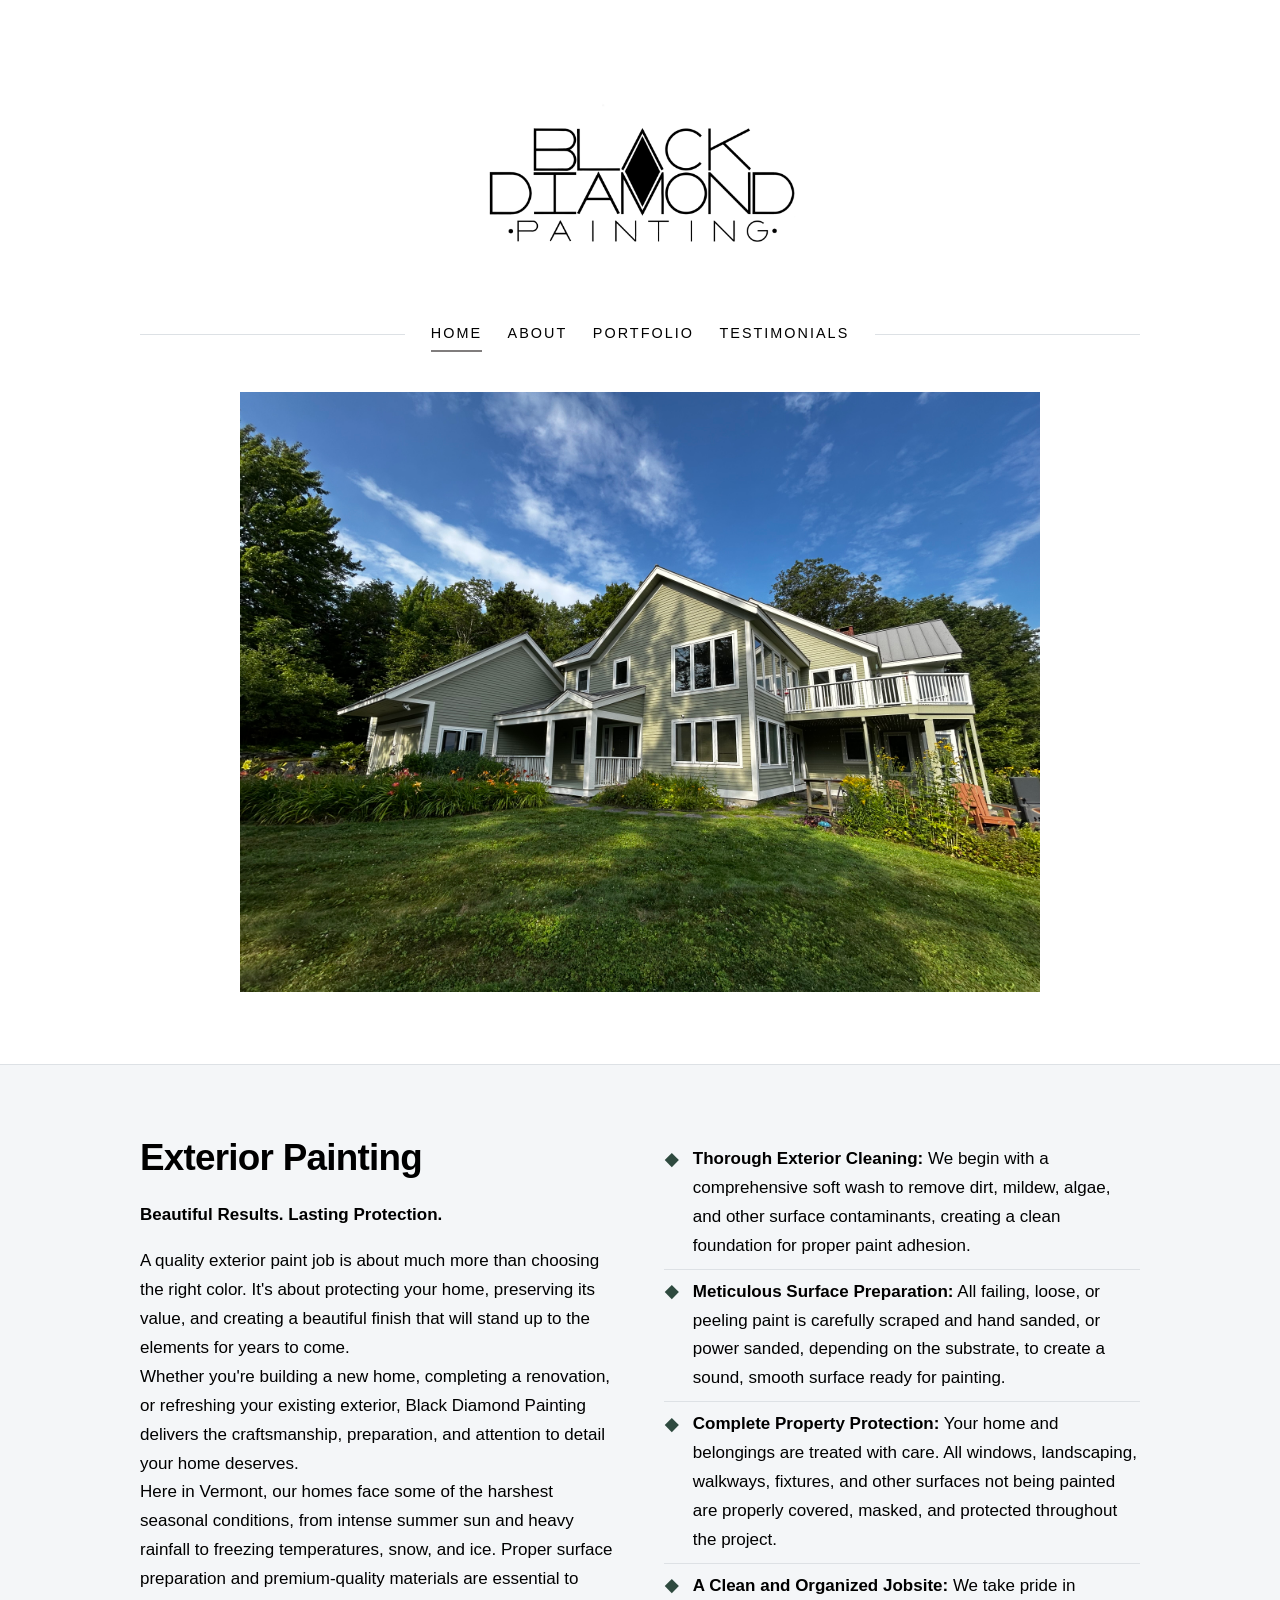
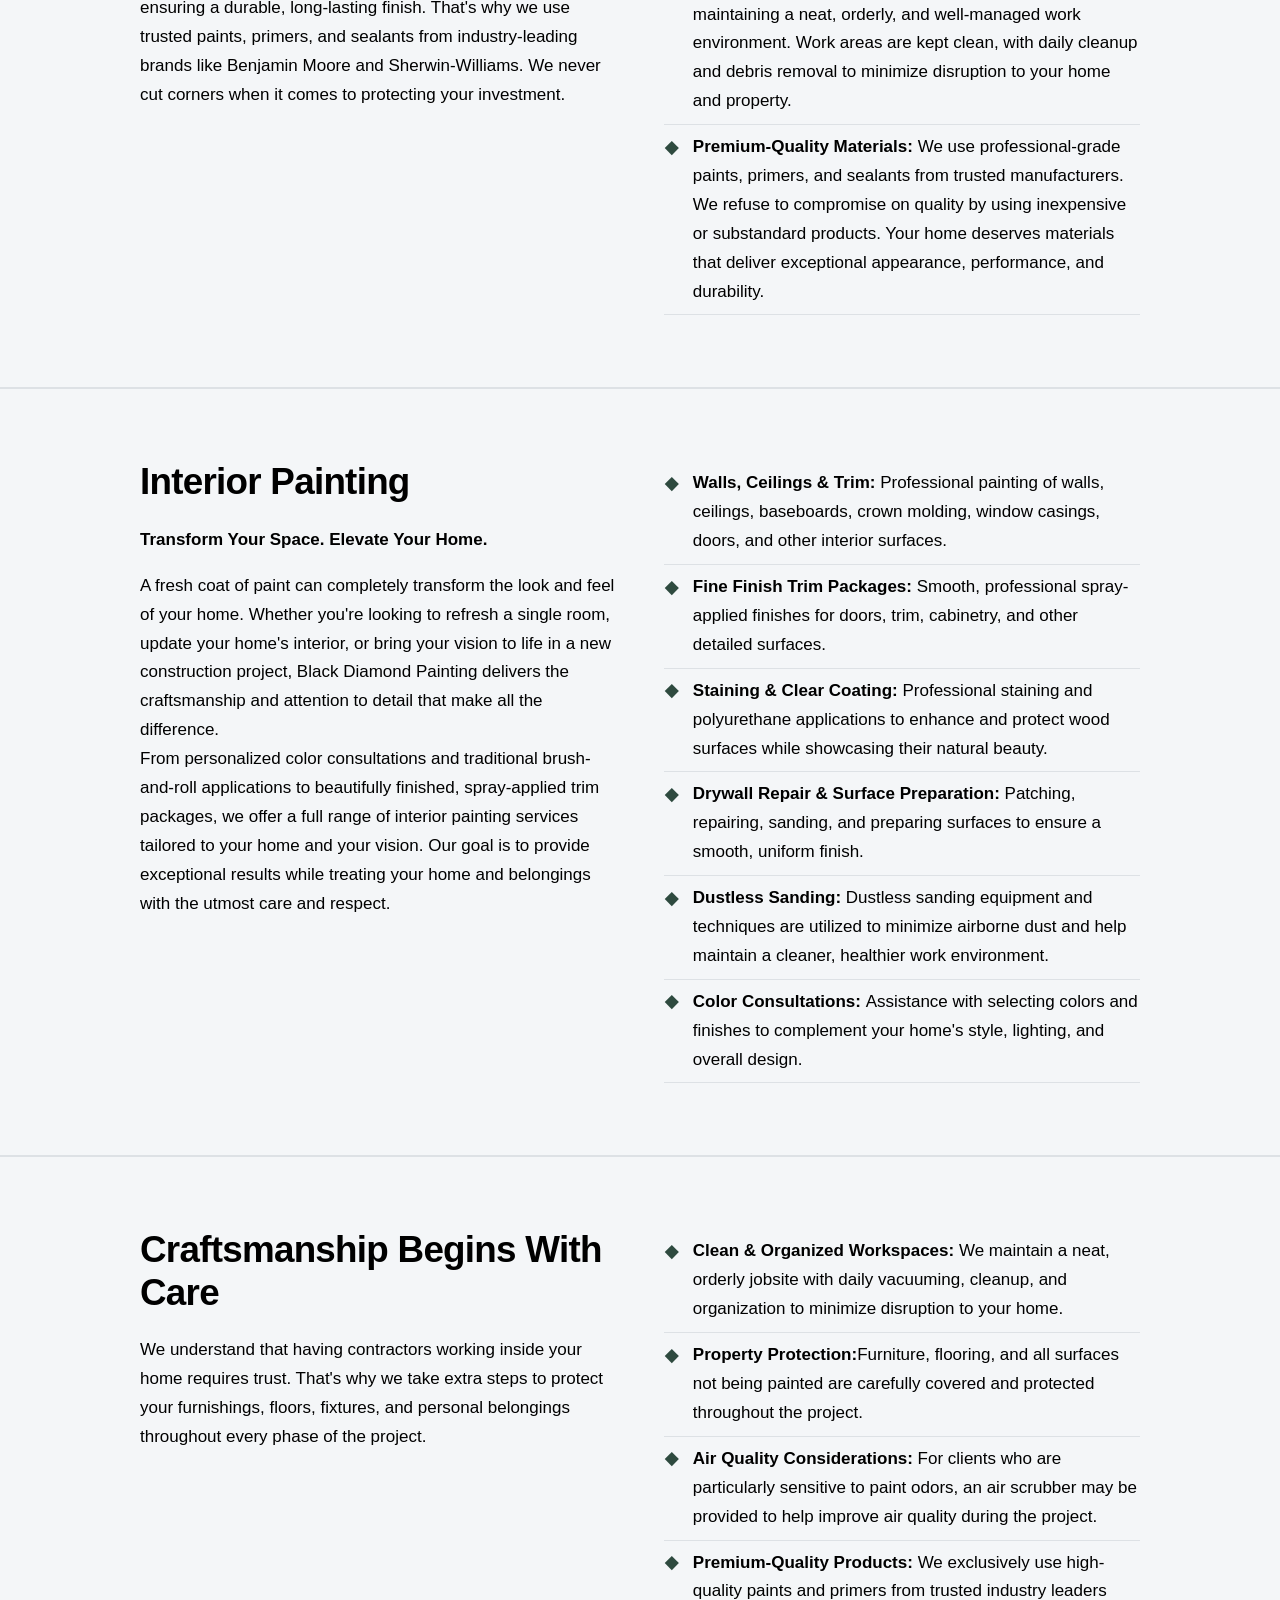
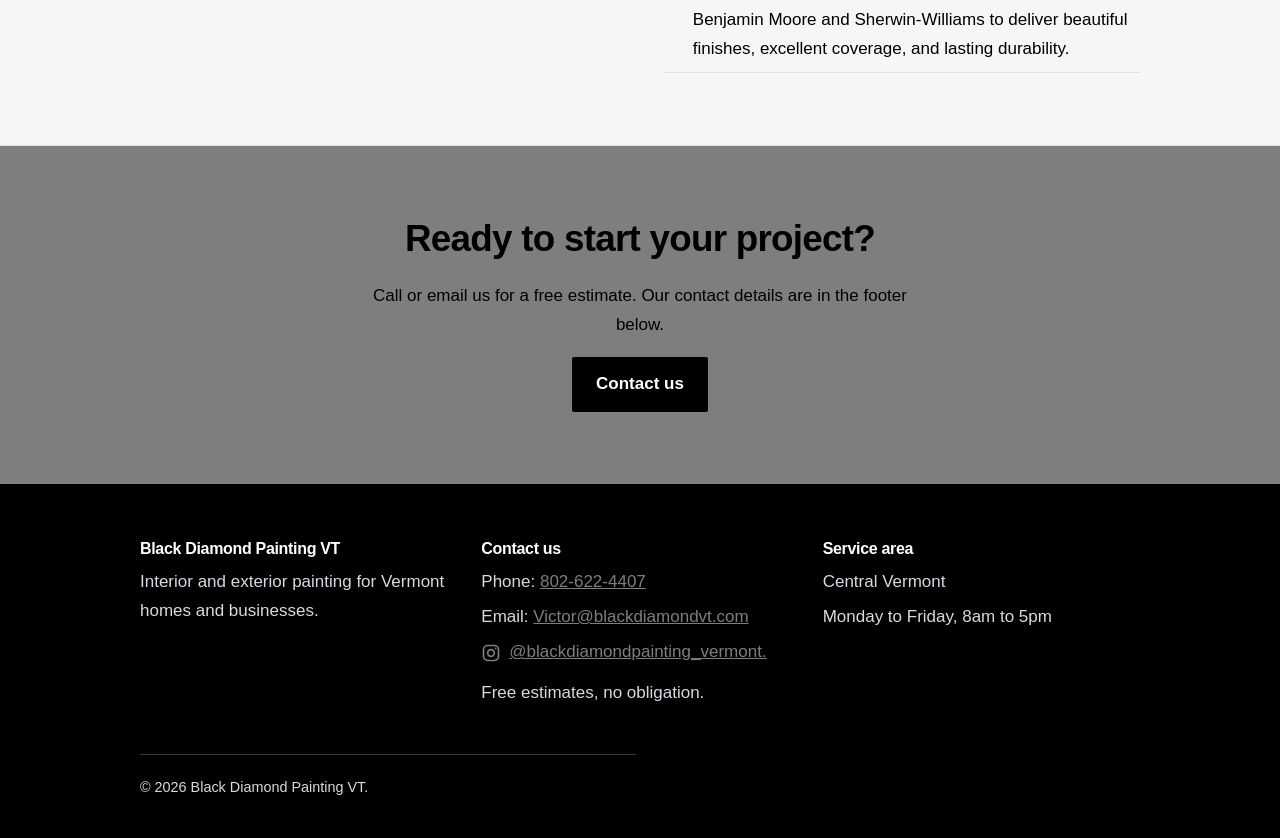
<file: index.html>
<!DOCTYPE html>
<html lang="en">
<head>
<meta charset="utf-8">
<meta name="viewport" content="width=device-width, initial-scale=1">
<title>Home | Black Diamond Painting VT</title>
<meta name="description" content="Interior and exterior painting across Vermont.">
<link rel="stylesheet" href="style.css?v=2">
</head>
<body>
<header>
  <div class="wrap">
      <a class="logo" href="index.html"><img src="assets/logo.JPG" alt="Black Diamond Painting VT"></a>    <nav aria-label="Main">
      <a href="index.html" aria-current="page">Home</a>
      <a href="about.html">About</a>
      <a href="portfolio.html">Portfolio</a>
      <a href="testimonials.html">Testimonials</a>
    </nav>
  </div>
</header>
<main>
<section class="hero">
  <div class="wrap">
    <img src="assets/IMG_1577.jpeg" alt="A well painted green and white exterior for one of my client's homes." class="homepage-splash">
  </div>
</section>

<!--
<section>
  <div class="wrap">
    <h2>What we paint (optional)</h2>
    <div class="grid three">
      <div class="card"><h3>Interior painting</h3><p>Info</p></div>
      <div class="card"><h3>Exterior painting</h3><p>Info</p></div>
      <div class="card"><h3>Cabinets and trim?</h3><p>Info</p></div>
    </div>
  </div>
</section>
-->

<section class="alt">
  <div class="wrap split">
    <div>
      <h2>Exterior Painting</h2>
      <p><strong>Beautiful Results. Lasting Protection.</strong></p>
      <p>A quality exterior paint job is about much more than choosing the right color. It's about protecting your home, preserving its value, and creating a beautiful finish that will stand up to the elements for years to come.<br>
      Whether you're building a new home, completing a renovation, or refreshing your existing exterior, Black Diamond Painting delivers the craftsmanship, preparation, and attention to detail your home deserves.<br>
      Here in Vermont, our homes face some of the harshest seasonal conditions, from intense summer sun and heavy rainfall to freezing temperatures, snow, and ice. Proper surface preparation and premium-quality materials are essential to ensuring a durable, long-lasting finish. That's why we use trusted paints, primers, and sealants from industry-leading brands like Benjamin Moore and Sherwin-Williams. We never cut corners when it comes to protecting your investment.</p>
    </div>
    <ul class="checks">
      <li><strong>Thorough Exterior Cleaning:</strong> We begin with a comprehensive soft wash to remove dirt, mildew, algae, and other surface contaminants, creating a clean foundation for proper paint adhesion.</li>
      <li><strong>Meticulous Surface Preparation:</strong> All failing, loose, or peeling paint is carefully scraped and hand sanded, or power sanded, depending on the substrate, to create a sound, smooth surface ready for painting.</li>
      <li><strong>Complete Property Protection:</strong> Your home and belongings are treated with care. All windows, landscaping, walkways, fixtures, and other surfaces not being painted are properly covered, masked, and protected throughout the project.</li>
      <li><strong>A Clean and Organized Jobsite:</strong> We take pride in maintaining a neat, orderly, and well-managed work environment. Work areas are kept clean, with daily cleanup and debris removal to minimize disruption to your home and property.</li>
      <li><strong>Premium-Quality Materials:</strong> We use professional-grade paints, primers, and sealants from trusted manufacturers. We refuse to compromise on quality by using inexpensive or substandard products. Your home deserves materials that deliver exceptional appearance, performance, and durability.</li>
    </ul>
  </div>
</section>

<section class="alt">
  <div class="wrap split">
    <div>
      <h2>Interior Painting</h2>
      <p><strong>Transform Your Space. Elevate Your Home.</strong></p>
      <p>A fresh coat of paint can completely transform the look and feel of your home. Whether you're looking to refresh a single room, update your home's interior, or bring your vision to life in a new construction project, Black Diamond Painting delivers the craftsmanship and attention to detail that make all the difference. <br>From personalized color consultations and traditional brush-and-roll applications to beautifully finished, spray-applied trim packages, we offer a full range of interior painting services tailored to your home and your vision. Our goal is to provide exceptional results while treating your home and belongings with the utmost care and respect.</p>
    </div>
    <ul class="checks">
      <li><strong>Walls, Ceilings & Trim:</strong> Professional painting of walls, ceilings, baseboards, crown molding, window casings, doors, and other interior surfaces.</li>
      <li><strong>Fine Finish Trim Packages:</strong> Smooth, professional spray-applied finishes for doors, trim, cabinetry, and other detailed surfaces.</li>
      <li><strong>Staining & Clear Coating:</strong> Professional staining and polyurethane applications to enhance and protect wood surfaces while showcasing their natural beauty.</li>
      <li><strong>Drywall Repair & Surface Preparation: </strong>Patching, repairing, sanding, and preparing surfaces to ensure a smooth, uniform finish.</li>
      <li><strong>Dustless Sanding: </strong>Dustless sanding equipment and techniques are utilized to minimize airborne dust and help maintain a cleaner, healthier work environment.</li>
      <li><strong>Color Consultations: </strong>Assistance with selecting colors and finishes to complement your home's style, lighting, and overall design.</li>
    </ul>
  </div>
</section>

<section class="alt">
  <div class="wrap split">
    <div>
      <h2>Craftsmanship Begins With Care</h2>
      <p>We understand that having contractors working inside your home requires trust. That's why we take extra steps to protect your furnishings, floors, fixtures, and personal belongings throughout every phase of the project.</p>
    </div>
    <ul class="checks">
      <li><strong>Clean & Organized Workspaces: </strong>We maintain a neat, orderly jobsite with daily vacuuming, cleanup, and organization to minimize disruption to your home.</li>
      <li><strong>Property Protection:</strong>Furniture, flooring, and all surfaces not being painted are carefully covered and protected throughout the project.
</li>
      <li><strong>Air Quality Considerations:</strong> For clients who are particularly sensitive to paint odors, an air scrubber may be provided to help improve air quality during the project.</li>
      <li><strong>Premium-Quality Products:</strong>  We exclusively use high-quality paints and primers from trusted industry leaders Benjamin Moore and Sherwin-Williams to deliver beautiful finishes, excellent coverage, and lasting durability.
</li>
    </ul>
  </div>
</section>

<section class="cta">
  <div class="wrap">
    <h2>Ready to start your project?</h2>
    <p>Call or email us for a free estimate. Our contact details are in the footer below.</p>
    <a class="btn dark" href="#contact-info">Contact us</a>
  </div>
</section>
</main>
<footer>
  <div class="wrap">
    <div class="grid">
      <div>
        <h3>Black Diamond Painting VT</h3>
        <p>Interior and exterior painting for Vermont homes and businesses.</p>
      </div>
      <div>
        <h3 id="contact-info">Contact us</h3>
        <p>Phone: <a href="tel:+18026224407">802-622-4407</a></p>
        <p>Email: <a href="mailto:info@blackdiamondpaintingvt.com">Victor@blackdiamondvt.com</a></p>
        <p><a class="social" href="https://www.instagram.com/blackdiamondpainting_vermont/" target="_blank" rel="noopener">
  <svg width="20" height="20" viewBox="0 0 24 24" fill="none" stroke="currentColor" stroke-width="2" aria-hidden="true"><rect x="3" y="3" width="18" height="18" rx="5"/><circle cx="12" cy="12" r="4"/><circle cx="17.5" cy="6.5" r="1" fill="currentColor" stroke="none"/></svg>
  @blackdiamondpainting_vermont.
</a></p>
        <p>Free estimates, no obligation.</p>
      </div>
      <div>
        <h3>Service area</h3>
        <p>Central Vermont</p>
        <p>Monday to Friday, 8am to 5pm</p>
      </div>
    </div>
    <p class="legal">&copy; 2026 Black Diamond Painting VT.</p>
  </div>
</footer>
</body>
</html>
</file>
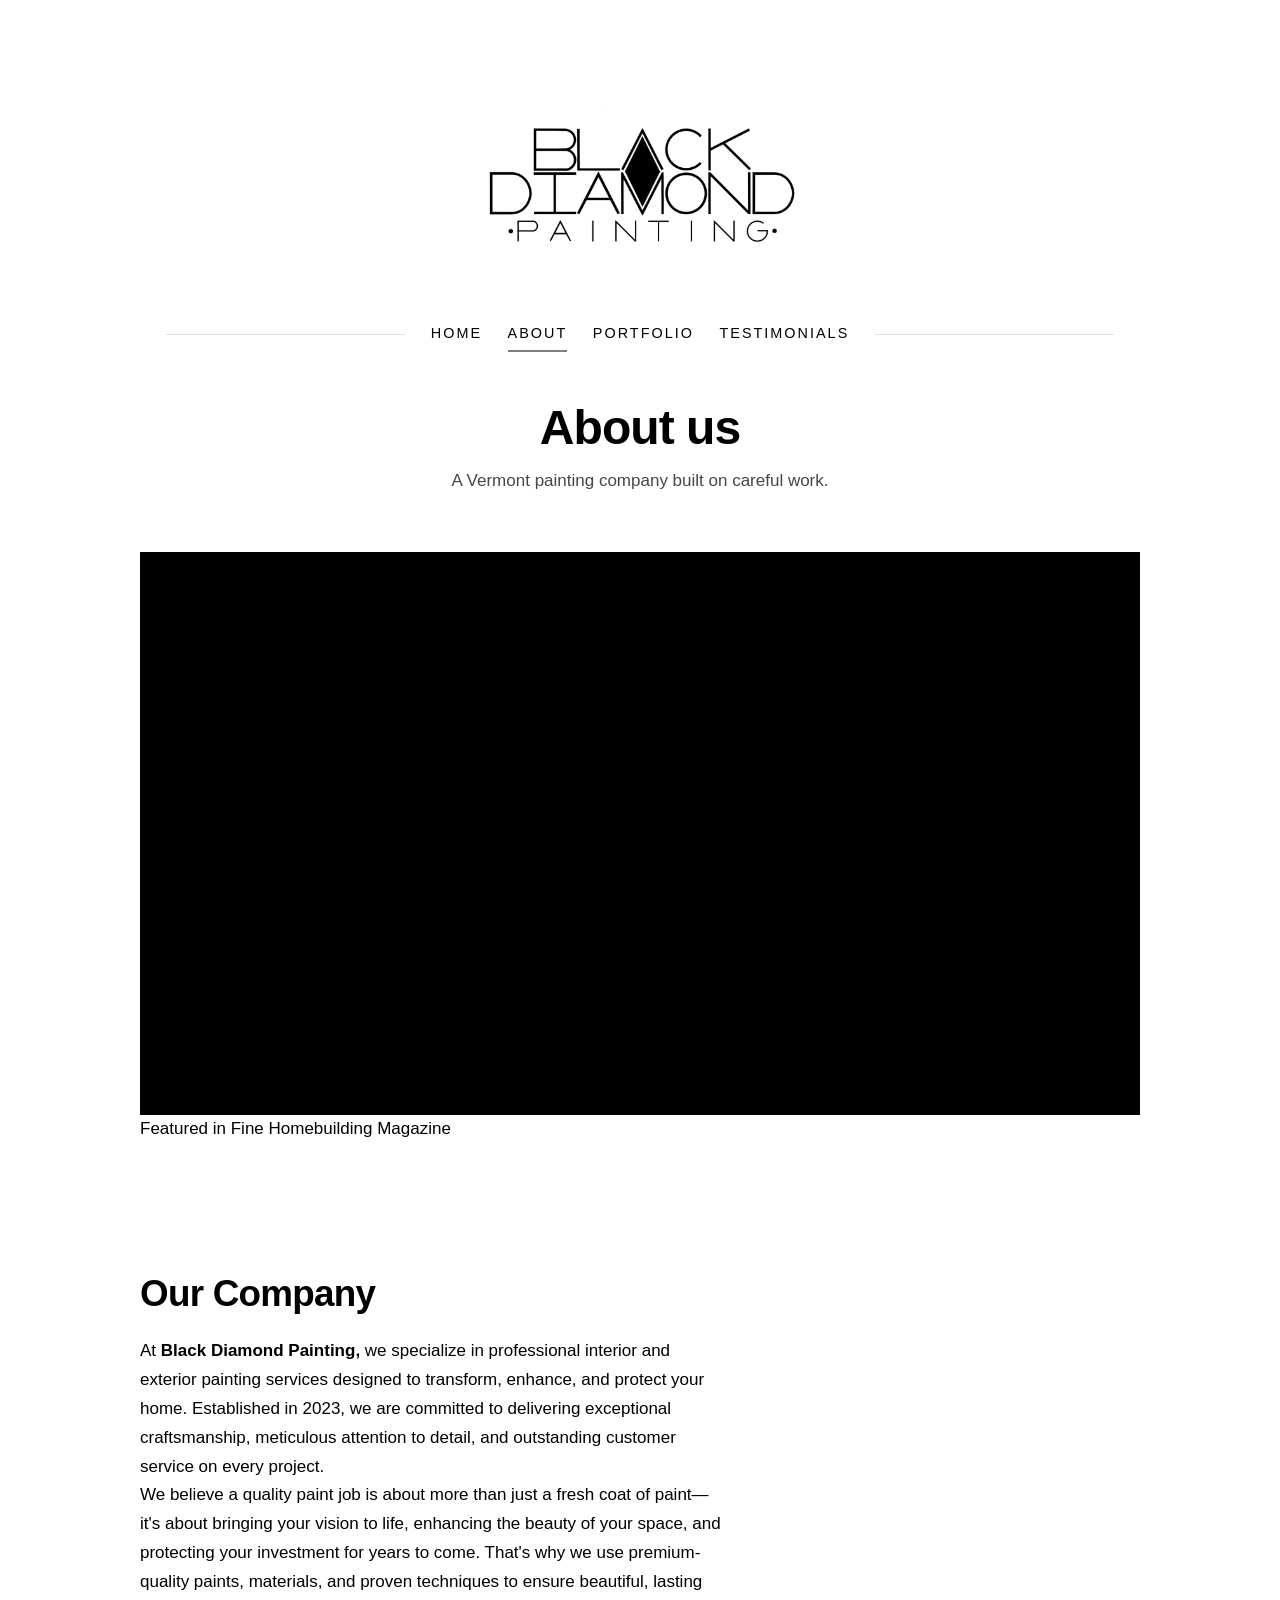
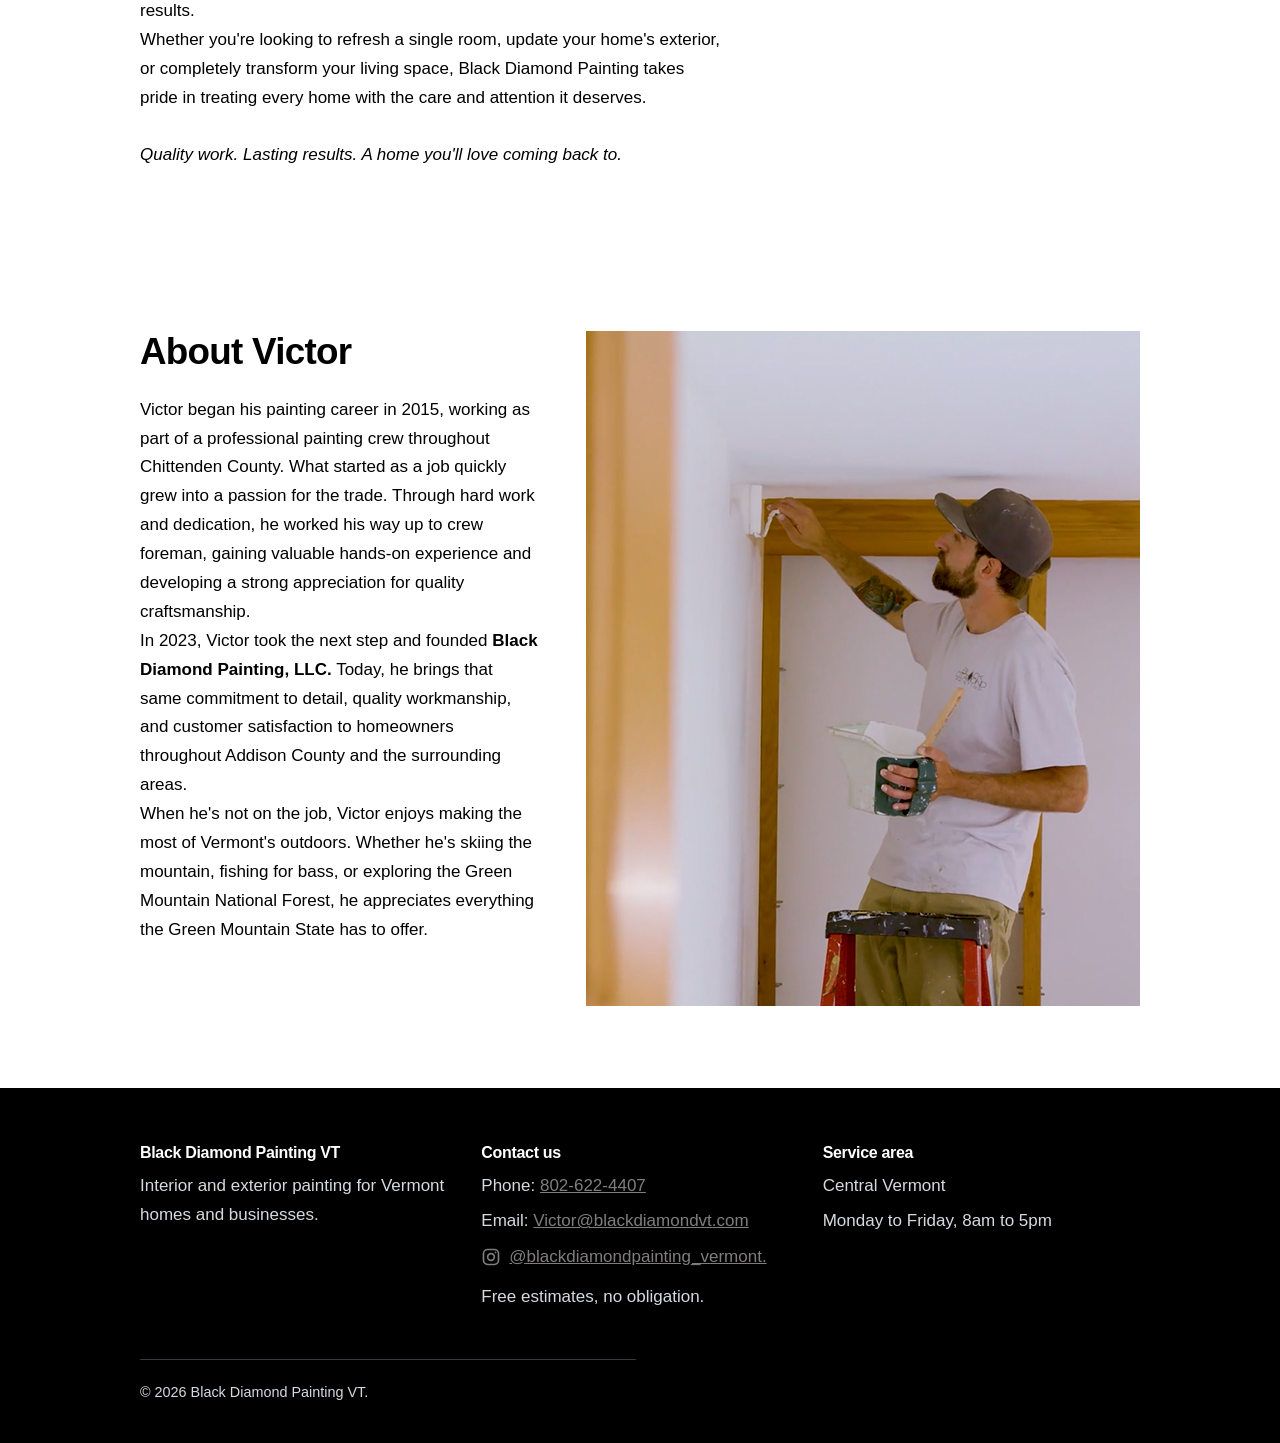
<file: about.html>
<!DOCTYPE html>
<html lang="en">
<head>
<meta charset="utf-8">
<meta name="viewport" content="width=device-width, initial-scale=1">
<title>About | Black Diamond Painting VT</title>
<meta name="description" content="About Black Diamond Painting VT.">
<link rel="stylesheet" href="style.css">
</head>
<body>
<header>
  <div class="wrap">
    <a class="logo" href="index.html"><img src="assets/logo.JPG" alt="Black Diamond Painting VT"></a>    <nav aria-label="Main">
    <nav aria-label="Main">
      <a href="index.html">Home</a>
      <a href="about.html" aria-current="page">About</a>
      <a href="portfolio.html">Portfolio</a>
      <a href="testimonials.html">Testimonials</a>
    </nav>
  </div>
</header>
<main>
<section class="page-title">
  <div class="wrap"><h1>About us</h1><p>A Vermont painting company built on careful work.</p></div>
</section>

<section class="hero">
  <div class="wrap">
    <div class="video">
      <iframe src="https://players.brightcove.net/51745662001/H1B6JYG3b_default/index.html?videoId=6363940523112" title="Black Diamond Painting VT video" allow="autoplay; fullscreen; picture-in-picture" allowfullscreen></iframe>
    </div>
    <p>Featured in Fine Homebuilding Magazine</p>
</section>

<section class="hero">
  <div class="wrap">
    <div>
      <h2>Our Company</h2>
      <p>At <strong>Black Diamond Painting,</strong> we specialize in professional interior and exterior painting services designed to transform, enhance, and protect your home. Established in 2023, we are committed to delivering exceptional craftsmanship, meticulous attention to detail, and outstanding customer service on every project.<br>We believe a quality paint job is about more than just a fresh coat of paint—it's about bringing your vision to life, enhancing the beauty of your space, and protecting your investment for years to come. That's why we use premium-quality paints, materials, and proven techniques to ensure beautiful, lasting results.<br>Whether you're looking to refresh a single room, update your home's exterior, or completely transform your living space, Black Diamond Painting takes pride in treating every home with the care and attention it deserves. <br><br><em>Quality work. Lasting results. A home you'll love coming back to.</em></p>
    </div>
  </div>
</section>

<section>
  <div class="wrap split">
    <div>
      <h2>About Victor</h2>
      <p>Victor began his painting career in 2015, working as part of a professional painting crew throughout Chittenden County. What started as a job quickly grew into a passion for the trade. Through hard work and dedication, he worked his way up to crew foreman, gaining valuable hands-on experience and developing a strong appreciation for quality craftsmanship.<br>In 2023, Victor took the next step and founded <strong>Black Diamond Painting, LLC.</strong> Today, he brings that same commitment to detail, quality workmanship, and customer satisfaction to homeowners throughout Addison County and the surrounding areas. <br>When he's not on the job, Victor enjoys making the most of Vermont's outdoors. Whether he's skiing the mountain, fishing for bass, or exploring the Green Mountain National Forest, he appreciates everything the Green Mountain State has to offer.</p>
    </div>
    <div>
      <img src="assets/victor1.png" alt="A picutre of Victor painting a client's home">
    </div>
  </div>
</section>

</main>
<footer>
  <div class="wrap">
    <div class="grid">
      <div>
        <h3>Black Diamond Painting VT</h3>
        <p>Interior and exterior painting for Vermont homes and businesses.</p>
      </div>
      <div>
        <h3>Contact us</h3>
        <p>Phone: <a href="tel:+18026224407">802-622-4407</a></p>
        <p>Email: <a href="mailto:info@blackdiamondpaintingvt.com">Victor@blackdiamondvt.com</a></p>
         <p><a class="social" href="https://www.instagram.com/blackdiamondpainting_vermont/" target="_blank" rel="noopener">
  <svg width="20" height="20" viewBox="0 0 24 24" fill="none" stroke="currentColor" stroke-width="2" aria-hidden="true"><rect x="3" y="3" width="18" height="18" rx="5"/><circle cx="12" cy="12" r="4"/><circle cx="17.5" cy="6.5" r="1" fill="currentColor" stroke="none"/></svg>
  @blackdiamondpainting_vermont.
</a></p>
        <p>Free estimates, no obligation.</p>
      </div>
      <div>
        <h3>Service area</h3>
        <p>Central Vermont</p>
        <p>Monday to Friday, 8am to 5pm</p>
      </div>
    </div>
    <p class="legal">&copy; 2026 Black Diamond Painting VT.</p>
  </div>
</footer>
</body>
</html>
</file>
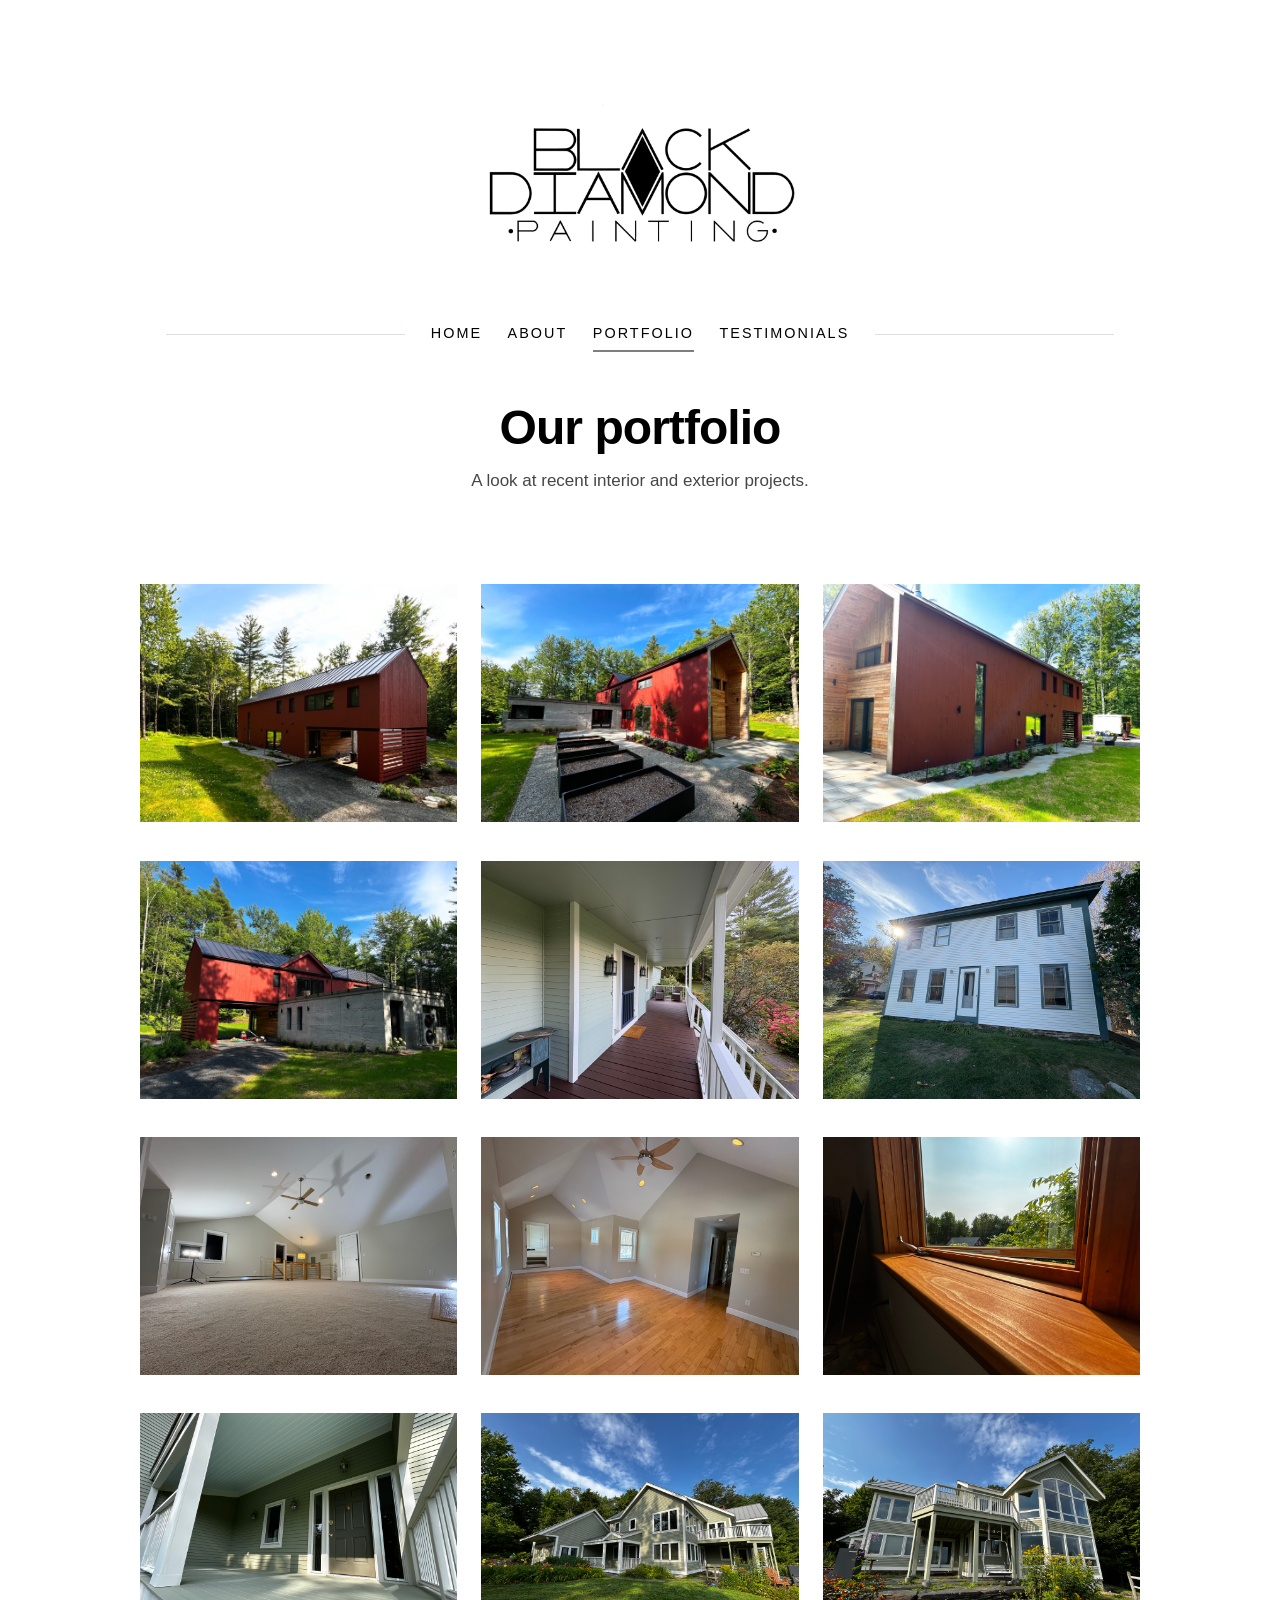
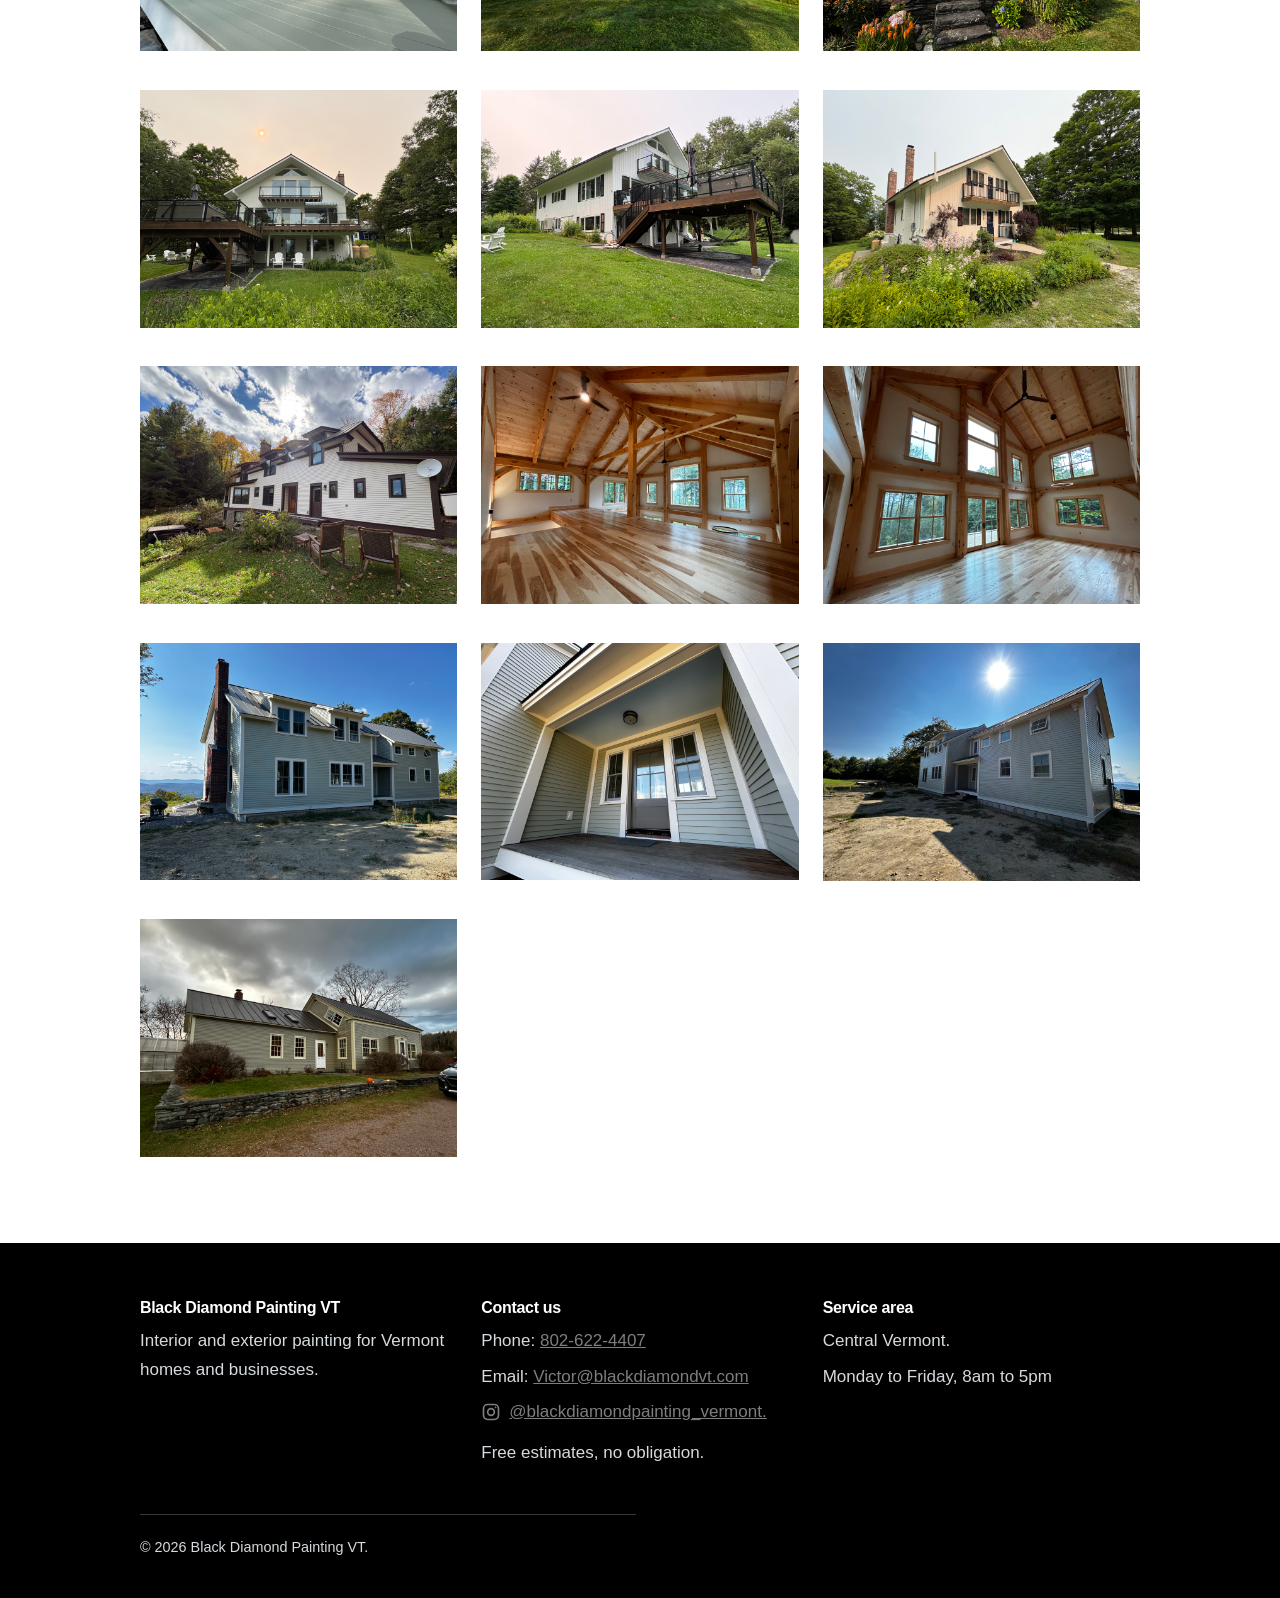
<file: portfolio.html>
<!DOCTYPE html>
<html lang="en">
<head>
<meta charset="utf-8">
<meta name="viewport" content="width=device-width, initial-scale=1">
<title>Portfolio | Black Diamond Painting VT</title>
<meta name="description" content="Recent painting projects across Vermont.">
<link rel="stylesheet" href="style.css">
</head>
<body>
<header>
  <div class="wrap">
    <a class="logo" href="index.html"><img src="assets/logo.JPG" alt="Black Diamond Painting VT"></a>    <nav aria-label="Main">
    <nav aria-label="Main">
      <a href="index.html">Home</a>
      <a href="about.html">About</a>
      <a href="portfolio.html" aria-current="page">Portfolio</a>
      <a href="testimonials.html">Testimonials</a>
    </nav>
  </div>
</header>
<main>
<section class="page-title">
  <div class="wrap"><h1>Our portfolio</h1><p>A look at recent interior and exterior projects.</p></div>
</section>

<section>
  <div class="wrap">
    <div class="grid three">
      <article class="project"><div class="ph"><img src="assets/rh1.JPG"></div><h3></h3></article>
      <article class="project"><div class="ph"><img src="assets/rh2.JPG"></div><h3></h3></article>
      <article class="project"><div class="ph"><img src="assets/rh3.JPG"></div><h3></h3></article>
      <article class="project"><div class="ph"><img src="assets/rh4.JPG"></div><h3></h3></article>
      <article class="project"><div class="ph"><img src="assets/IMG_0016.jpeg"></div><h3></h3></article>
      <article class="project"><div class="ph"><img src="assets/IMG_0286.jpeg"></div><h3></h3></article>
      <article class="project"><div class="ph"><img src="assets/IMG_0788.jpeg"></div><h3></h3></article>
      <article class="project"><div class="ph"><img src="assets/IMG_0835.jpeg"></div><h3></h3></article>
      <article class="project"><div class="ph"><img src="assets/IMG_0853.jpeg"></div><h3></h3></article>
      <article class="project"><div class="ph"><img src="assets/IMG_1572.jpeg"></div><h3></h3></article>
      <article class="project"><div class="ph"><img src="assets/IMG_1577.jpeg"></div><h3></h3></article>
      <article class="project"><div class="ph"><img src="assets/IMG_1580.jpeg"></div><h3></h3></article>
      <article class="project"><div class="ph"><img src="assets/IMG_2605.jpeg"></div><h3></h3></article>
      <article class="project"><div class="ph"><img src="assets/IMG_2608.jpeg"></div><h3></h3></article>
      <article class="project"><div class="ph"><img src="assets/IMG_2637.jpeg"></div><h3></h3></article>
      <article class="project"><div class="ph"><img src="assets/IMG_3603.jpeg"></div><h3></h3></article>
      <article class="project"><div class="ph"><img src="assets/IMG_4074.jpeg"></div><h3></h3></article>
      <article class="project"><div class="ph"><img src="assets/IMG_4136.jpeg"></div><h3></h3></article>
      <article class="project"><div class="ph"><img src="assets/IMG_8699.jpeg"></div><h3></h3></article>
      <article class="project"><div class="ph"><img src="assets/IMG_8707.jpeg"></div><h3></h3></article>
      <article class="project"><div class="ph"><img src="assets/IMG_8713.jpeg"></div><h3></h3></article>
      <article class="project"><div class="ph"><img src="assets/IMG_9087.jpeg"></div><h3></h3></article>
    </div>
  </div>
</section>
</main>
<footer>
  <div class="wrap">
    <div class="grid">
      <div>
        <h3>Black Diamond Painting VT</h3>
        <p>Interior and exterior painting for Vermont homes and businesses.</p>
      </div>
      <div>
        <h3>Contact us</h3>
        <p>Phone: <a href="tel:+18026224407">802-622-4407</a></p>
        <p>Email: <a href="mailto:info@blackdiamondpaintingvt.com">Victor@blackdiamondvt.com</a></p>
         <p><a class="social" href="https://www.instagram.com/blackdiamondpainting_vermont/" target="_blank" rel="noopener">
  <svg width="20" height="20" viewBox="0 0 24 24" fill="none" stroke="currentColor" stroke-width="2" aria-hidden="true"><rect x="3" y="3" width="18" height="18" rx="5"/><circle cx="12" cy="12" r="4"/><circle cx="17.5" cy="6.5" r="1" fill="currentColor" stroke="none"/></svg>
  @blackdiamondpainting_vermont.
</a></p>
        <p>Free estimates, no obligation.</p>
      </div>
      <div>
        <h3>Service area</h3>
        <p>Central Vermont.</p>
        <p>Monday to Friday, 8am to 5pm</p>
      </div>
    </div>
    <p class="legal">&copy; 2026 Black Diamond Painting VT.</p>
  </div>
</footer>
</body>
</html>
</file>
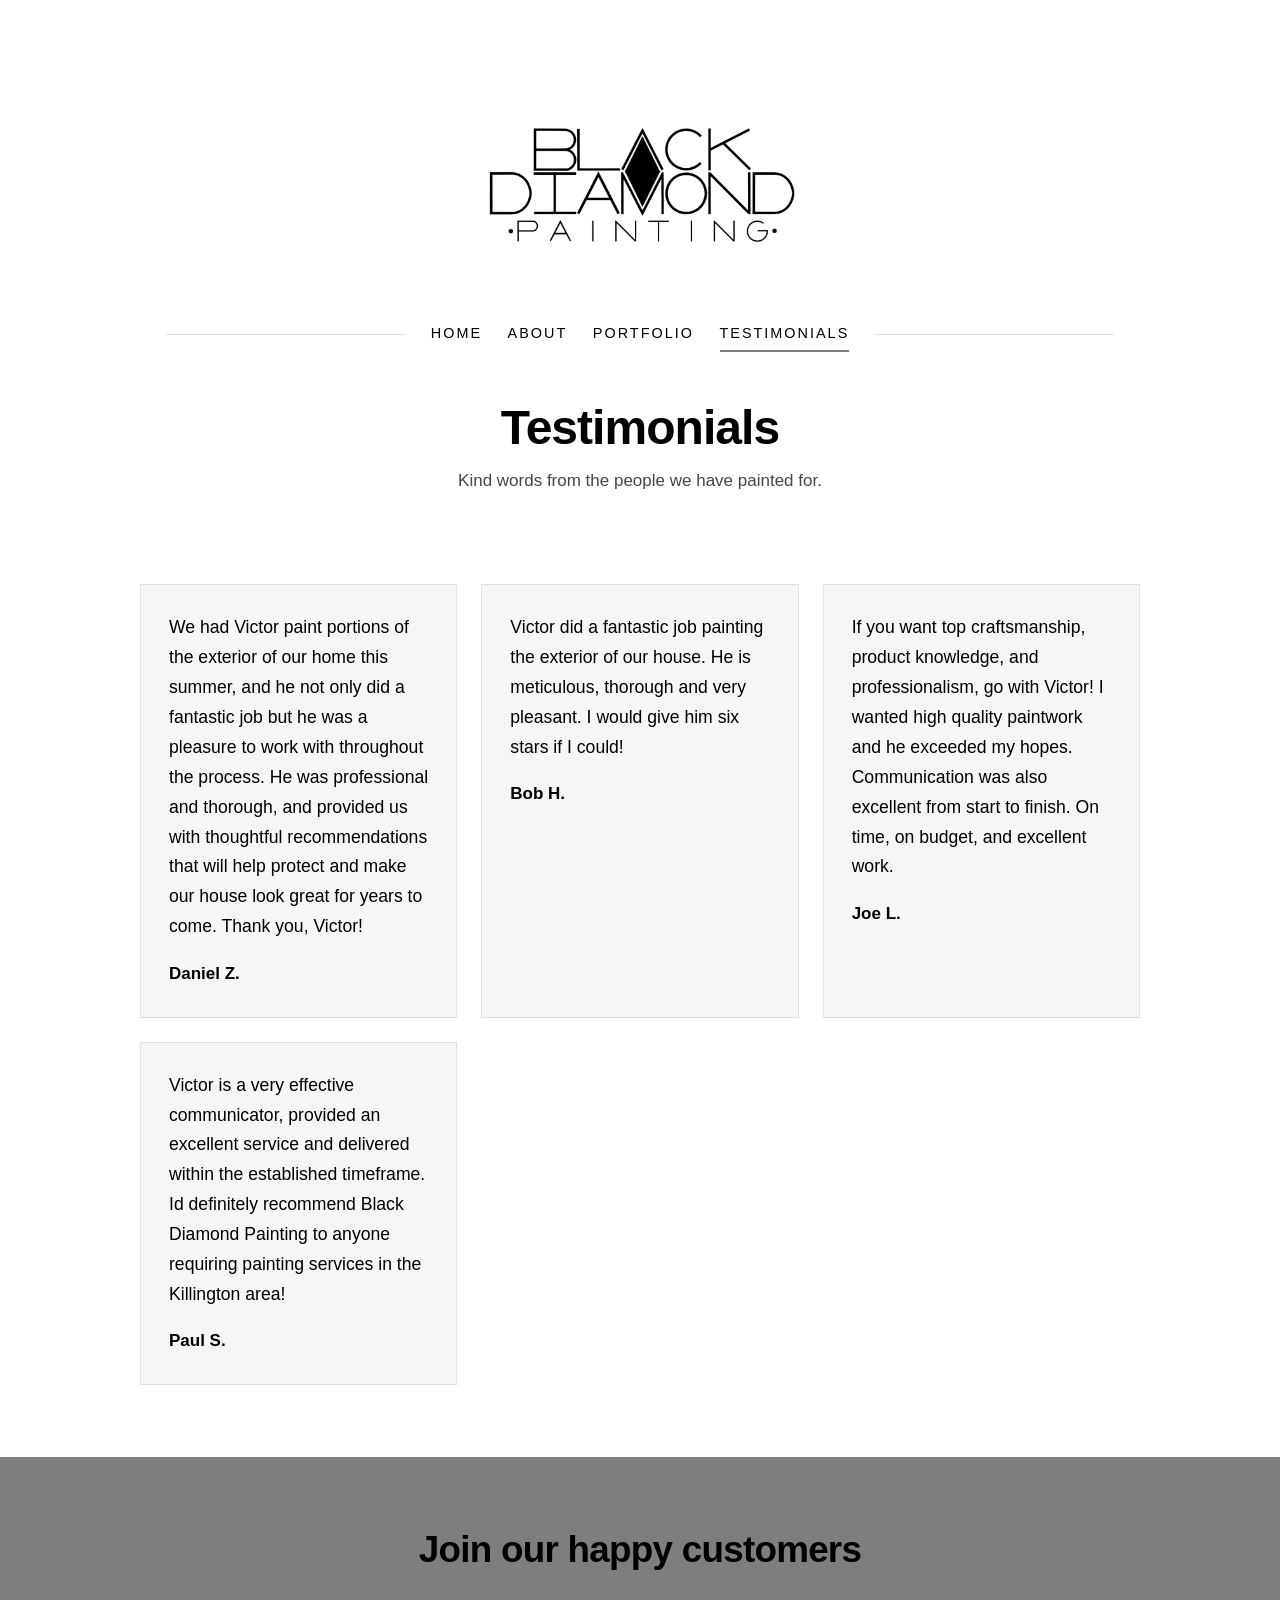
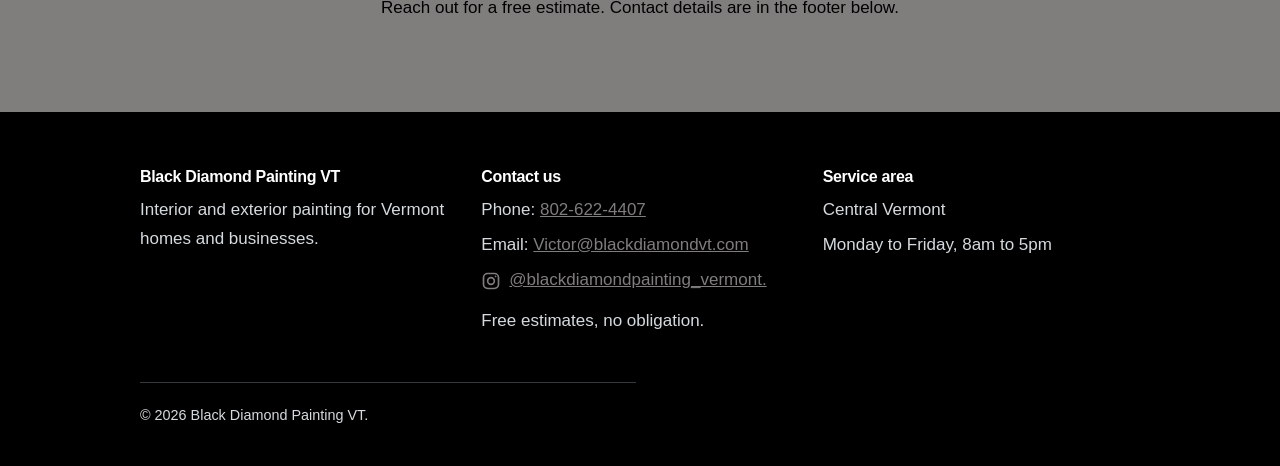
<file: testimonials.html>
<!DOCTYPE html>
<html lang="en">
<head>
<meta charset="utf-8">
<meta name="viewport" content="width=device-width, initial-scale=1">
<title>Testimonials | Black Diamond Painting VT</title>
<meta name="description" content="What Vermont customers say about Black Diamond Painting VT.">
<link rel="stylesheet" href="style.css">
</head>
<body>
<header>
  <div class="wrap">
    <a class="logo" href="index.html"><img src="assets/logo.JPG" alt="Black Diamond Painting VT"></a>    <nav aria-label="Main">
    <nav aria-label="Main">
      <a href="index.html">Home</a>
      <a href="about.html">About</a>
      <a href="portfolio.html">Portfolio</a>
      <a href="testimonials.html" aria-current="page">Testimonials</a>
    </nav>
  </div>
</header>
<main>
<section class="page-title">
  <div class="wrap"><h1>Testimonials</h1><p>Kind words from the people we have painted for.</p></div>
</section>

<section>
  <div class="wrap">
    <div class="grid two">
      <blockquote class="quote"><p>We had Victor paint portions of the exterior of our home this summer, and he not only did a fantastic job but he was a pleasure to work with throughout the process. He was professional and thorough, and provided us with thoughtful recommendations that will help protect and make our house look great for years to come. Thank you, Victor! </p><cite>Daniel Z.</cite></blockquote>
      <blockquote class="quote"><p>Victor did a fantastic job painting the exterior of our house. He is meticulous, thorough and very pleasant. I would give him six stars if I could!  </p><cite>Bob H. </cite></blockquote>
      <blockquote class="quote"><p>If you want top craftsmanship, product knowledge, and professionalism, go with Victor! I wanted high quality paintwork and he exceeded my hopes. Communication was also excellent from start to finish. On time, on budget, and excellent work. </p><cite>Joe L. </cite></blockquote>
      <blockquote class="quote"><p>Victor is a very effective communicator, provided an excellent service and delivered within the established timeframe. Id definitely recommend Black Diamond Painting to anyone requiring painting services in the Killington area! </p><cite>Paul S.</cite></blockquote>
      <!--<blockquote class="quote"><p>Quote</p><cite>Customer Name</cite><small>[town], VT</small></blockquote>-->
    </div>
  </div>
</section>

<section class="cta">
  <div class="wrap">
    <h2>Join our happy customers</h2>
    <p>Reach out for a free estimate. Contact details are in the footer below.</p>
  </div>
</section>
</main>
<footer>
  <div class="wrap">
    <div class="grid">
      <div>
        <h3>Black Diamond Painting VT</h3>
        <p>Interior and exterior painting for Vermont homes and businesses.</p>
      </div>
      <div>
        <h3>Contact us</h3>
        <p>Phone: <a href="tel:+18026224407">802-622-4407</a></p>
        <p>Email: <a href="mailto:info@blackdiamondpaintingvt.com">Victor@blackdiamondvt.com</a></p>
         <p><a class="social" href="https://www.instagram.com/blackdiamondpainting_vermont/" target="_blank" rel="noopener">
  <svg width="20" height="20" viewBox="0 0 24 24" fill="none" stroke="currentColor" stroke-width="2" aria-hidden="true"><rect x="3" y="3" width="18" height="18" rx="5"/><circle cx="12" cy="12" r="4"/><circle cx="17.5" cy="6.5" r="1" fill="currentColor" stroke="none"/></svg>
  @blackdiamondpainting_vermont.
</a></p>
        <p>Free estimates, no obligation.</p>
      </div>
      <div>
        <h3>Service area</h3>
        <p>Central Vermont</p>
        <p>Monday to Friday, 8am to 5pm</p>
      </div>
    </div>
    <p class="legal">&copy; 2026 Black Diamond Painting VT.</p>
  </div>
</footer>
</body>
</html>
</file>
<file: style.css>
/* Black Diamond Painting VT: shared stylesheet */
:root{
  --charcoal:black;
  --snow:#ffffff;
  --ice:#807d7d;
  --spruce:#2e4a3f;
  --stone:#464646;
  --line:#dde1e5;
  --tint:#f4f6f8;
  --sans:"Avenir Next","Segoe UI",Helvetica,Arial,sans-serif;
  --serif:Georgia,"Times New Roman",serif;
}
*{box-sizing:border-box}
html{scroll-behavior:smooth}
body{margin:0;font-family:var(--sans);font-size:1.0625rem;line-height:1.7;color:var(--charcoal);background:var(--snow)}
h1,h2,h3,.logo,nav,.btn,footer h3{font-family:var(--sans)}
h1,h2,h3{line-height:1.15;letter-spacing:-.02em;margin:0 0 .6em}
h1{font-size:clamp(2.4rem,6vw,4rem);font-weight:800}
h2{font-size:clamp(1.7rem,3.5vw,2.3rem);font-weight:700}
h3{font-size:1.2rem;font-weight:700}
p{margin:0 0 1em;max-width:62ch}
a{color:var(--spruce)}
a:focus-visible,.btn:focus-visible{outline:3px solid var(--ice);outline-offset:3px}
.wrap{width:min(1000px,100% - 2.5rem);margin-inline:auto}
section{padding:4.5rem 0}

/* Header: centered logo, then a hairline nav row */
header{background:var(--snow);color:var(--charcoal)}
header .wrap{display:flex;flex-direction:column;align-items:center;gap:2rem;padding-block:2.75rem 0}
.logo{display:flex;flex-direction:column;align-items:center;gap:1.1rem;color:var(--charcoal);text-decoration:none;font-weight:800;font-size:1.35rem;letter-spacing:.14em;text-transform:uppercase;text-align:center}
/* Text-only fallback mark. Disappears when the logo image is dropped in (see .logo img). */
.logo:not(:has(img))::before{content:"";width:1.5rem;height:1.5rem;margin-bottom:.4rem;background:var(--ice);transform:rotate(45deg)}
.logo img{display:block;width:min(320px,80vw);height:auto}
nav{display:flex;align-items:center;gap:1.6rem;width:100%}
nav::before,nav::after{content:"";flex:1;height:1px;background:var(--line)}
nav a{color:var(--charcoal);text-decoration:none;font-size:.9rem;letter-spacing:.14em;text-transform:uppercase;padding:.3rem 0;border-bottom:2px solid transparent;white-space:nowrap}
nav a:hover,nav a[aria-current="page"]{border-bottom-color:var(--ice)}

/* Buttons */
.btn{display:inline-block;padding:.8rem 1.5rem;background:var(--ice);color:var(--charcoal);font-weight:700;text-decoration:none;border-radius:2px}
.btn:hover{background:#a8d0ea}
.btn.dark{background:var(--charcoal);color:var(--snow)}
.btn.dark:hover{background:var(--spruce)}

/* Hero: video sits where the reference site has its large photo */
.hero{background:var(--snow);color:var(--charcoal);padding:2.5rem 0 4.5rem}
.hero .wrap{display:block}
.hero-copy{text-align:center;padding-top:3rem}
.hero-copy h1{font-size:clamp(1.8rem,4vw,2.6rem);max-width:22ch;margin-inline:auto}
.hero .btn{margin:.5rem .4rem 0}
.video{position:relative;width:100%;aspect-ratio:16/9;background:#000}
.video iframe{position:absolute;inset:0;width:100%;height:100%;border:0}

/* Inner page titles: light and centered to match the header */
.page-title{background:var(--snow);color:var(--charcoal);padding:3rem 0 1rem;text-align:center}
.page-title h1{font-size:clamp(2rem,5vw,3rem);margin:0}
.page-title p{margin:.75rem auto 0;color:var(--stone)}

/* Cards and grids */
.grid{display:grid;gap:1.5rem}
.grid.three{grid-template-columns:repeat(auto-fit,minmax(300px,1fr))}
.grid.two{grid-template-columns:repeat(auto-fit,minmax(300px,1fr))}
.card{background:var(--snow);border:1px solid var(--line);border-left:4px solid var(--spruce);padding:1.5rem}
.card p:last-child{margin-bottom:0}
.alt{background:var(--tint);border-block:1px solid var(--line)}
.split{display:grid;grid-template-columns:1fr 1fr;gap:3rem;align-items:start}
.checks{list-style:none;padding:0;margin:0}
.checks li{padding:.5rem 0 .5rem 1.8rem;position:relative;border-bottom:1px solid var(--line)}
.checks li::before{content:"";position:absolute;left:.2rem;top:1.1rem;width:.6rem;height:.6rem;background:var(--spruce);transform:rotate(45deg)}

/* Portfolio images:*/
.project .ph{aspect-ratio:4/3;display:grid;place-items:center;color:var(--snow);font-family:var(--sans);font-weight:700;background:var(--spruce)}
.project:nth-child(3n+2) .ph{background:var(--charcoal)}
.project:nth-child(3n+3) .ph{background:var(--stone)}
.project img{display:block;width:100%;aspect-ratio:4/3;object-fit:cover}
.project h3{margin:.9rem 0 .2rem}
.project p{color:var(--stone);margin:0}

/* Testimonials */
blockquote{margin:0}
.quote{background:var(--tint);border:1px solid var(--line);padding:1.75rem}
.quote p{font-size:1.1rem}
.quote cite{display:block;font-family:var(--sans);font-style:normal;font-weight:700}
.quote small{font-family:var(--sans);color:var(--stone)}

/* Call to action band */
.cta{background:var(--ice);text-align:center}
.cta p{margin-inline:auto}

/* Footer with contact */
footer{background:var(--charcoal);color:#d5dade;padding:3.5rem 0 2rem}
footer .grid{grid-template-columns:repeat(auto-fit,minmax(220px,1fr))}
footer h3{color:var(--snow);font-size:1rem}
footer p{margin:0 0 .4rem}
footer a{color:var(--ice)}
.legal{border-top:1px solid #343a40;margin-top:2.5rem;padding-top:1.25rem;font-size:.9rem}

@media (max-width:760px){
  section{padding:3rem 0}
  .split{grid-template-columns:1fr}
  header .wrap{gap:1.5rem;padding-block:2rem 0}
  .logo{font-size:1.1rem}
  nav{flex-wrap:wrap;justify-content:center;gap:.25rem 1.25rem}
  nav::before,nav::after{display:none}
  .hero{padding-top:1.5rem}
  .hero-copy{padding-top:2rem}
}

.social {
  display:inline-flex;
  align-items:center;
  gap:.5rem
}

.homepage-splash {
  width: 800px;
  display: block;
  align-items:center;
  margin-left: auto;
  margin-right: auto;
}
@media (max-width:760px){
  .homepage-splash{width: 100%;}
}
</file>
